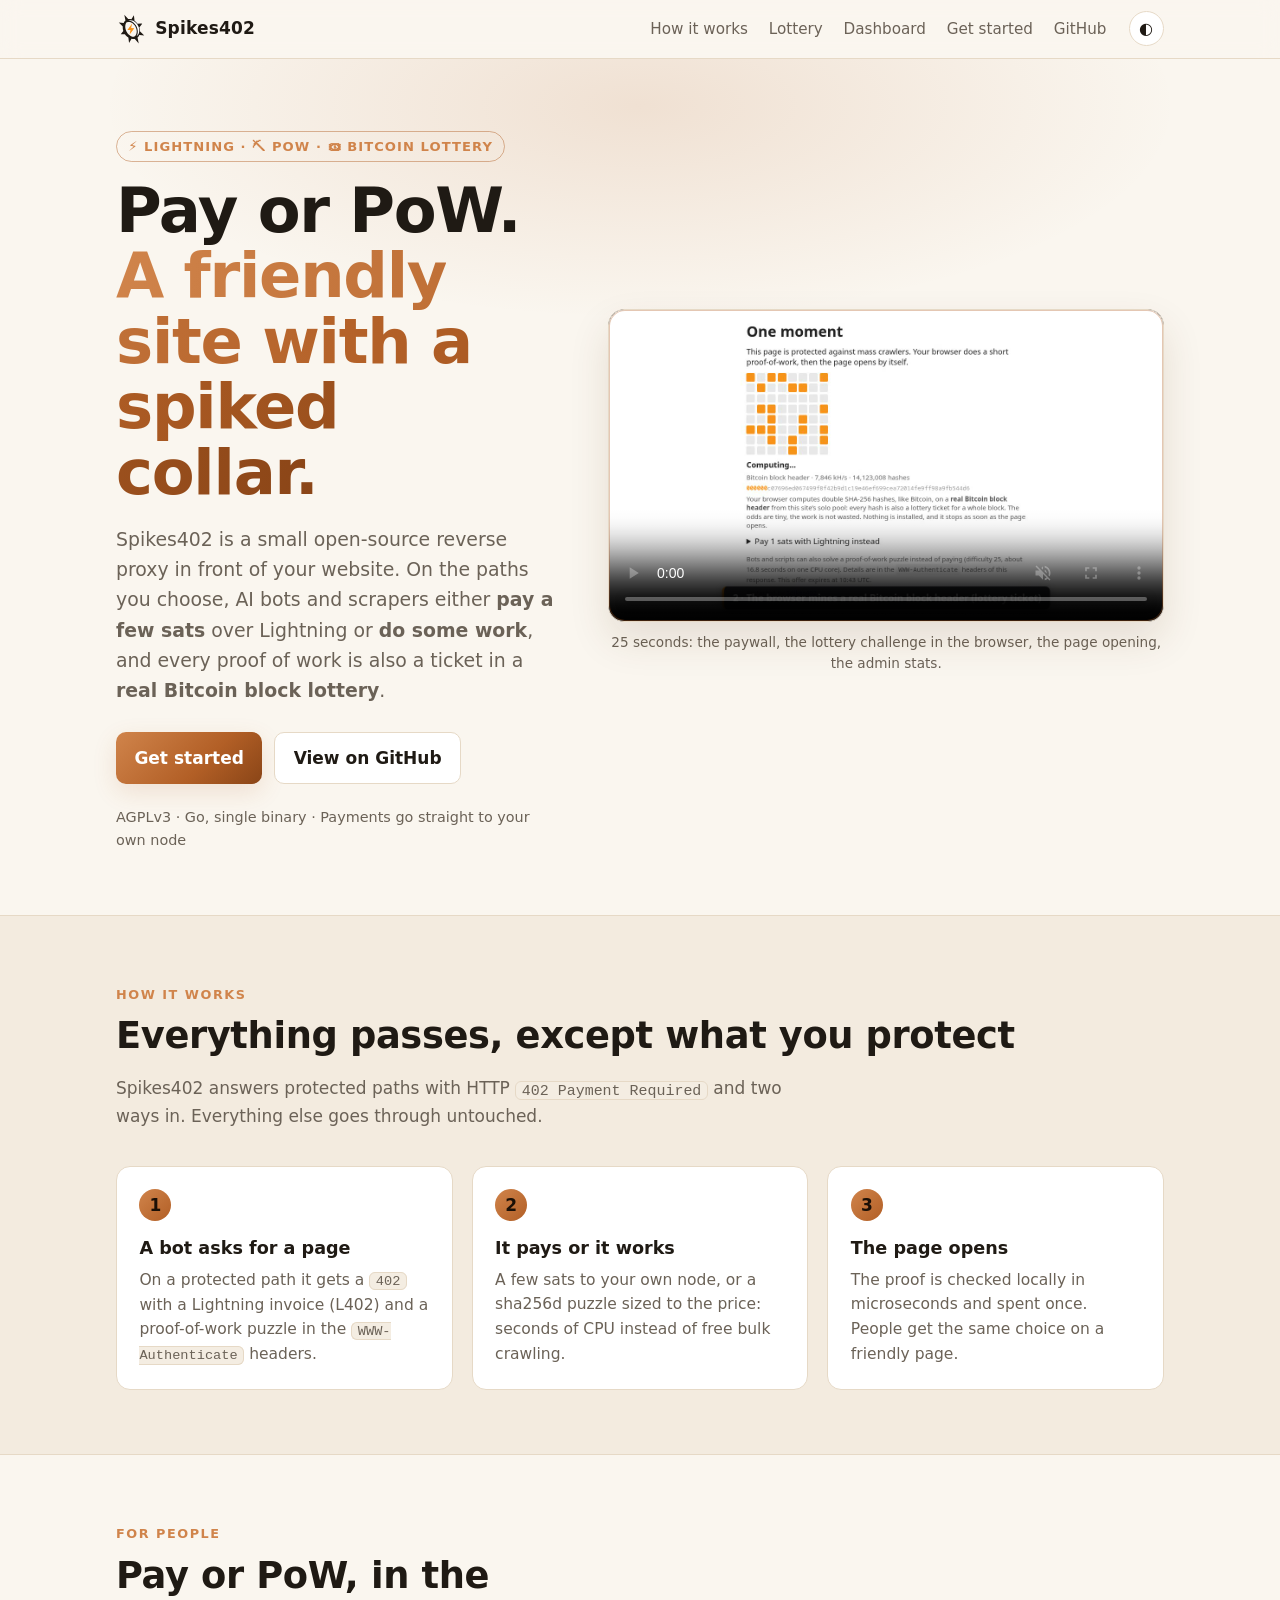
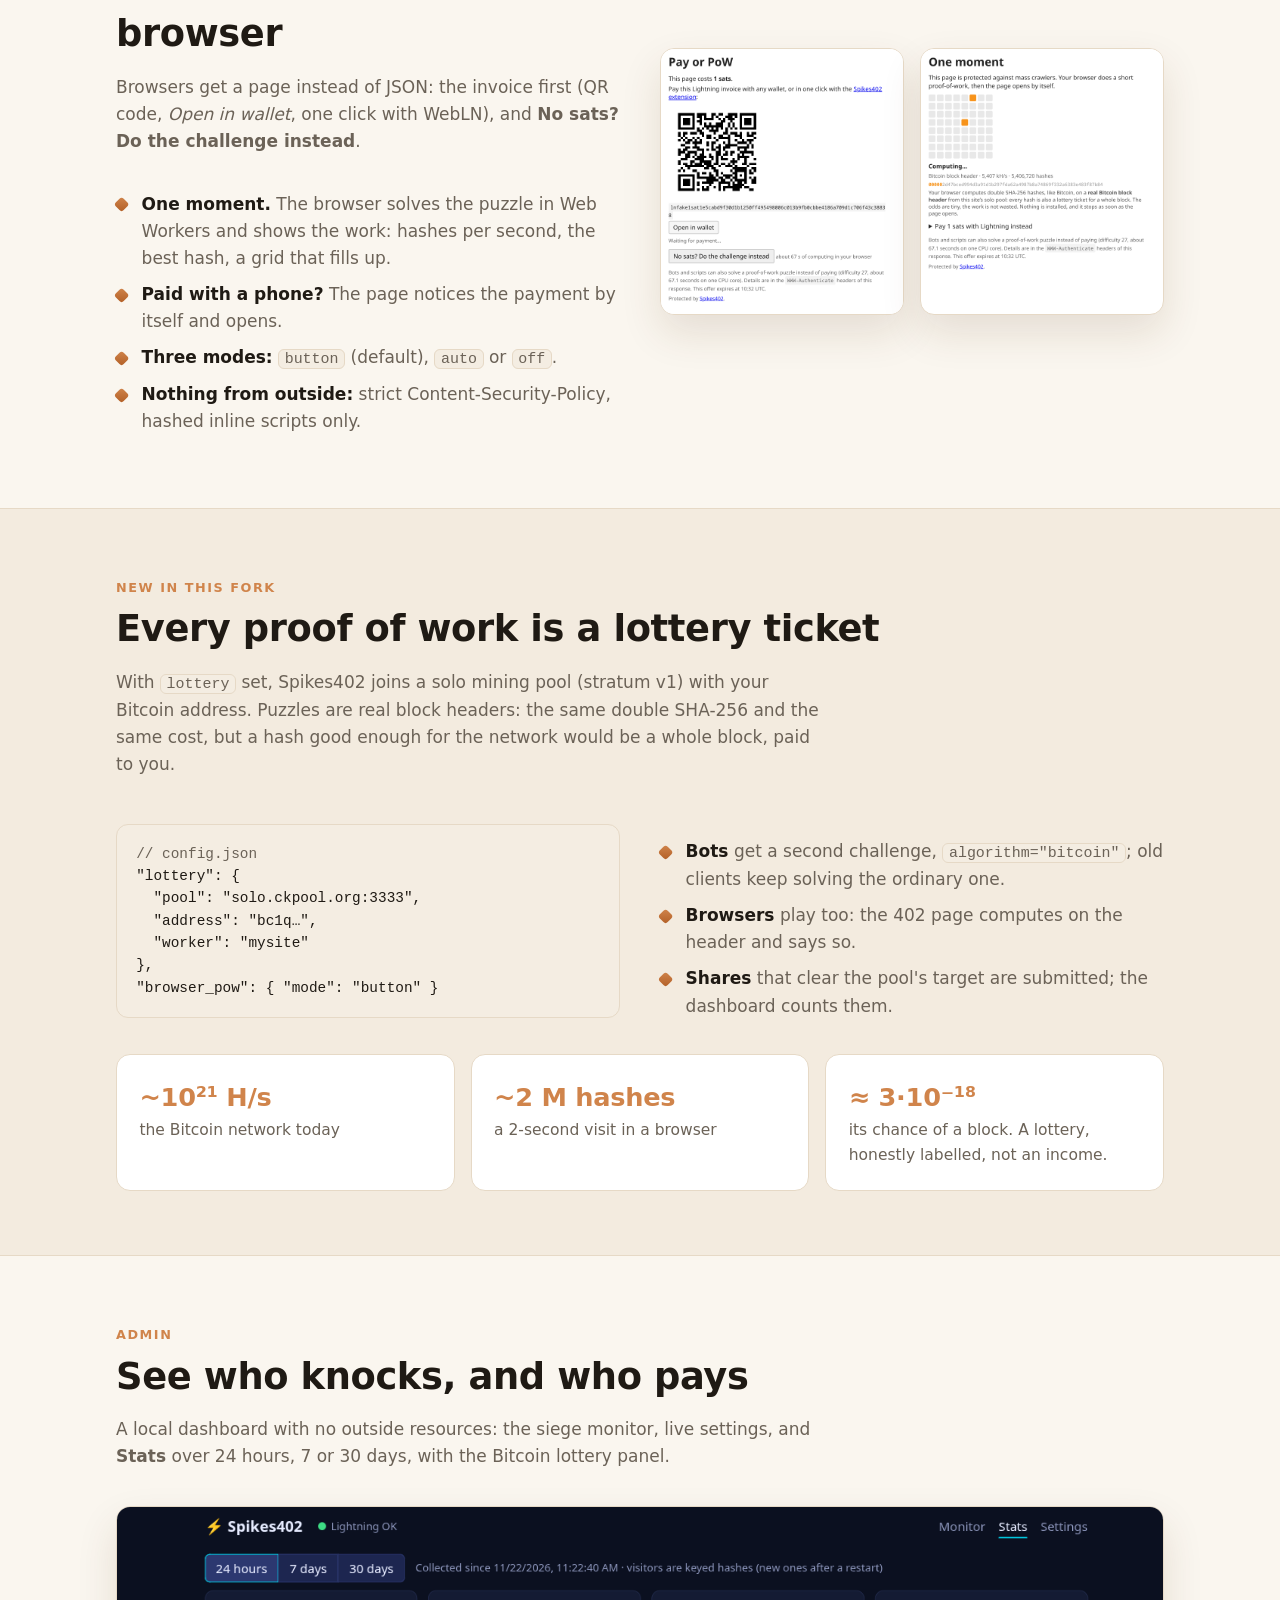
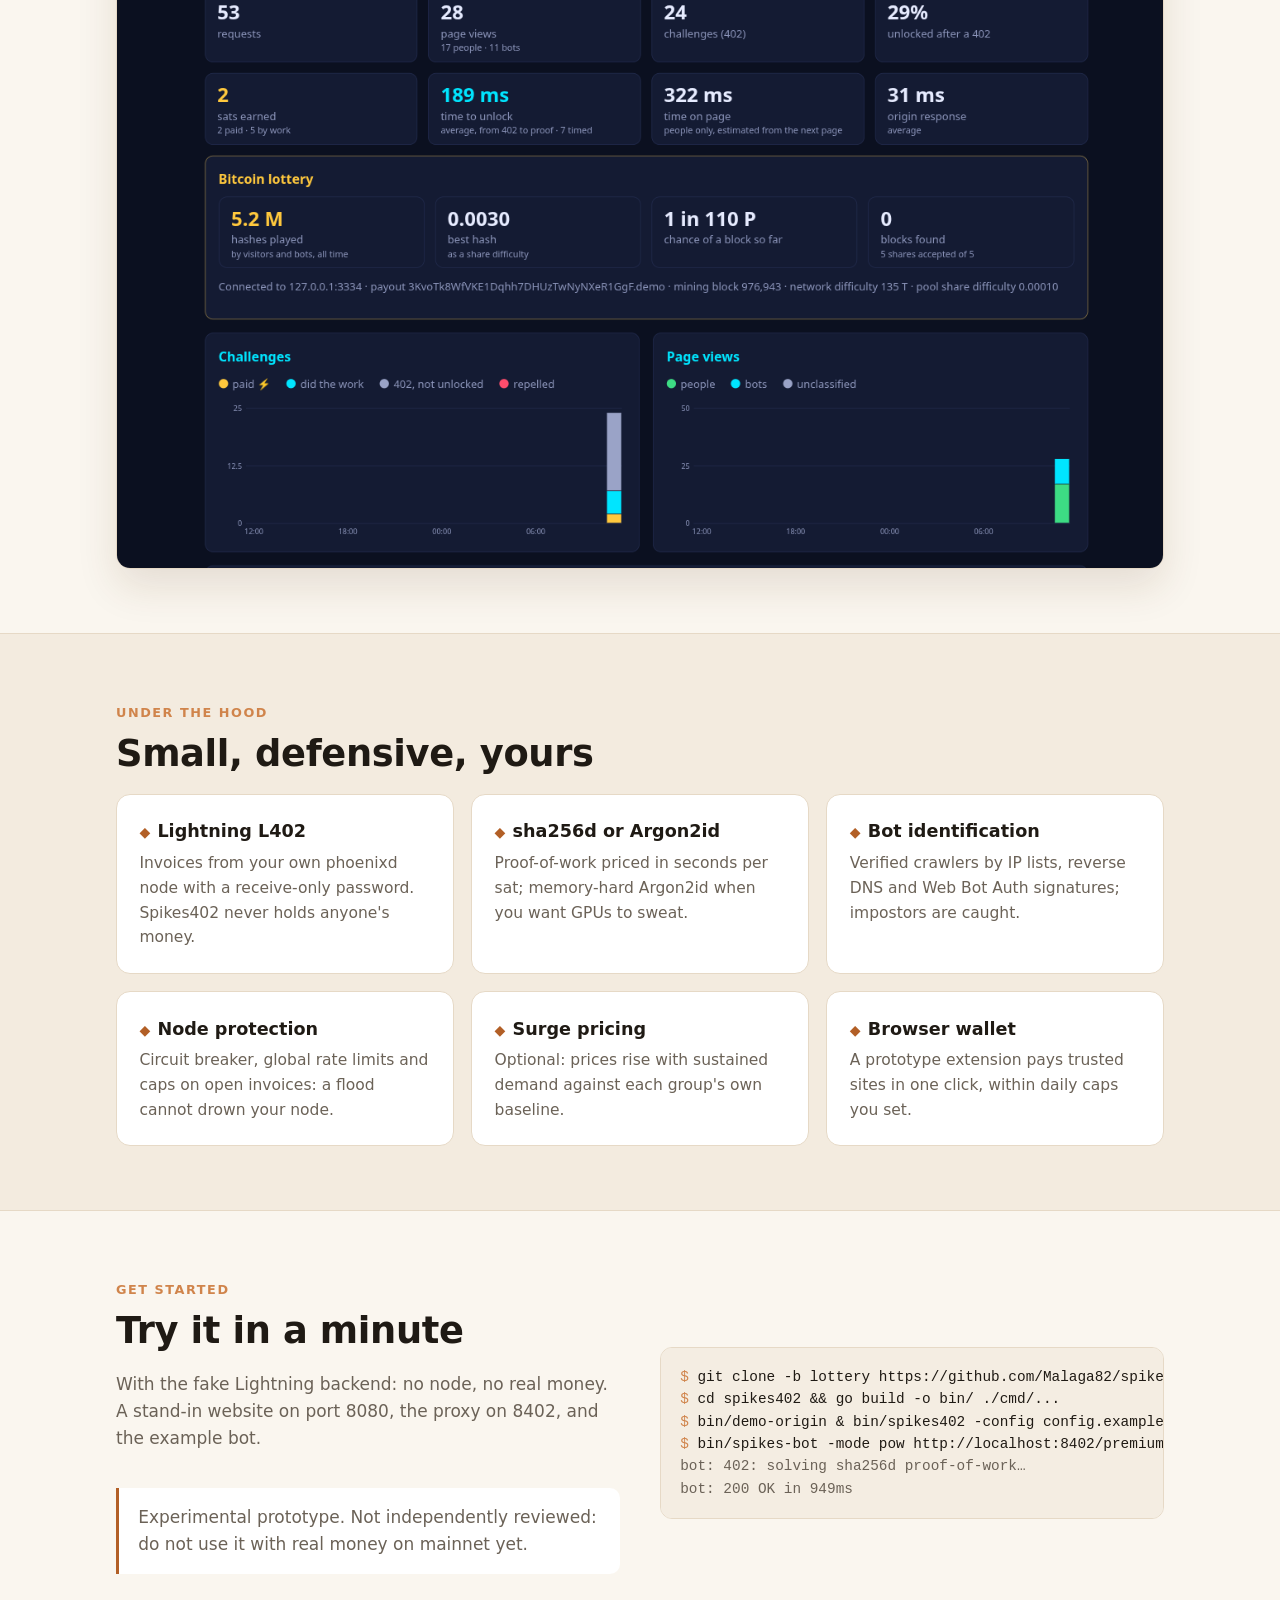
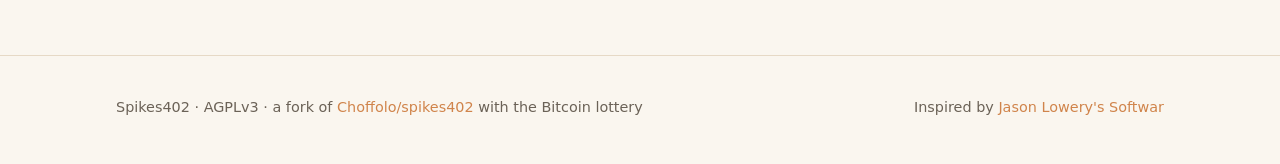
<file: site/index.html>
<!doctype html>
<html lang="en">
<head>
<meta charset="utf-8">
<meta name="viewport" content="width=device-width,initial-scale=1">
<title>Spikes402 · Pay or PoW, with a Bitcoin lottery</title>
<meta name="description" content="Spikes402 is an open-source reverse proxy: bots and scrapers pay a few sats over Lightning or do proof-of-work, and every proof is a ticket in a Bitcoin block lottery.">
<meta name="theme-color" content="#0b0f1a">
<meta property="og:title" content="Spikes402 · Pay or PoW">
<meta property="og:description" content="Bots pay a few sats over Lightning or do proof-of-work. Every proof is a Bitcoin lottery ticket.">
<meta property="og:image" content="assets/demo-poster.jpg">
<link rel="icon" href="assets/logo.svg" type="image/svg+xml">
<link rel="stylesheet" href="style.css">
<script>try{var t=localStorage.getItem("theme");if(t)document.documentElement.dataset.theme=t}catch(e){}</script>
</head>
<body>
<header class="top">
  <div class="wrap">
    <a class="brand" href="#"><svg class="logo" aria-hidden="true" xmlns="http://www.w3.org/2000/svg" viewBox="0 0 128 128" fill="none" >
  <path style="fill:var(--logo-ink)" fill-rule="evenodd" d="M95.75 124.12L79.37 105.25L79 105.01L75.38 105.49L72.75 105.5L69.88 105.24L65.88 104.38L65.5 104.51L54.88 122.12L54.88 121.12L52.12 99.38L51.87 98.63L47.25 95.49L43.62 92.37L40.51 89L37.5 85.17L19.93 85.45L30.74 71.5L29.26 66L28.51 61.12L28.38 54.5L28.62 52.25L11.75 36.12L31.75 38.24L32.34 38L33.72 35L35.66 31.88L37.51 29.5L39.91 27L34.88 3.12L51.5 21.41L54.62 21L59.12 21L64.88 21.86L75.38 4.75L78.26 28.99L80.25 30.38L83.5 33.12L86.99 36.75L90.38 40.95L107 40.5L110.32 40.55L98.29 56.5L99.74 62.25L100.37 65.75L100.75 69.38L100.76 72.75L119 90.12L99.75 88.01L98.5 87.89L98.16 88.12L97.41 90L95.59 93.38L93.24 96.62L90.68 99.38ZM52 33.38L55.25 33.38L56.38 33.52L58.62 33.92L61.75 34.88L63.25 35.47L66.25 36.97L68.25 38.21L70.88 40.14L74 42.88L76 45L77.45 46.75L79.58 49.62L81.08 52L82.34 54.25L83.4 56.38L84.83 59.88L85.83 63L86.36 65.25L86.86 68L87.12 70.5L87.13 72.12L87.25 73L87.12 76.12L86.73 79.25L86.08 82.25L85.2 84.88L84.22 87.12L83.37 88.62L81.61 91.12L80.25 92.62L79 93.7L77.25 94.95L75.12 96.08L74.5 96.25L73.25 96.25L71.25 95.98L68.5 95.33L65.88 94.45L64.25 93.78L61.38 92.33L59.12 90.95L56.12 88.73L54.25 87.12L51.63 84.5L50.14 82.75L47.92 79.88L46.17 77.25L44.6 74.5L43.6 72.5L41.92 68.5L40.55 64.25L39.89 61.5L39.39 58.75L39 54.75L39 51.25L39.27 48.25L39.64 46.12L40.3 43.5L41.05 41.25L42.1 38.75L43.8 35.8L45.12 35.1L47.25 34.3L49.88 33.64Z"/>
  <path fill="#fff" d="M86.5 93.62L86.88 92.88L87.12 92.62L87.25 92.25L87.5 92L88.9 89.12L89.46 87.75L90.33 85L90.86 82.75L91.36 79.88L91.39 79L91.62 77.38L91.75 73.75L91.63 73L91.62 71.25L91.36 68.62L90.33 63.25L89.83 61.38L88.58 57.62L87.4 54.75L86.09 52L83.62 47.75L81.83 45.12L79.99 42.75L78.25 40.75L75.25 37.75L73.5 36.26L71.25 34.54L67.38 32.1L64.38 30.6L62.75 29.92L61.38 29.42L59 28.76L56.38 28.26L53.25 28L53.75 27.75L54.75 27.5L54.88 27.38L57.75 26.76L59.87 26.5L63.25 26.5L66 26.89L68.25 27.42L71.75 28.67L74.5 29.97L76.88 31.38L80.25 33.76L82.5 35.63L85.75 38.88L87.74 41.25L89.21 43.25L90.71 45.5L92.72 49L94.15 52L95.46 55.25L96.46 58.38L97.36 62.25L97.74 64.62L98 67.25L98 72.12L97.74 74.75L97.36 77L96.71 79.62L95.96 81.88L95.28 83.5L94.33 85.38L92.83 87.75L91.12 89.88L89 91.86L87.88 92.75L87.12 93.12Z"/>
  <path fill="#F7931A" d="M67.88 40.38L63.88 59.38L77.12 59.62L57.5 86.38L60.88 67.88L47.88 67.88Z"/>
</svg> Spikes402</a>
    <nav>
      <a href="#how">How it works</a>
      <a href="#lottery">Lottery</a>
      <a href="#dashboard">Dashboard</a>
      <a href="#start">Get started</a>
      <a class="gh" href="https://github.com/Malaga82/spikes402/tree/lottery">GitHub</a>
    </nav>
    <button id="theme" type="button" aria-label="Switch light or dark theme" title="Light / dark">◐</button>
  </div>
</header>

<main>
<section class="hero">
  <div class="wrap grid">
    <div>
      <span class="eyebrow">⚡ Lightning · ⛏ PoW · 🎟 Bitcoin lottery</span>
      <h1>Pay or PoW.<br><span class="accent">A friendly site with a spiked collar.</span></h1>
      <p class="lead">Spikes402 is a small open-source reverse proxy in front of your website. On the paths you choose, AI bots and scrapers either <strong>pay a few sats</strong> over Lightning or <strong>do some work</strong>, and every proof of work is also a ticket in a <strong>real Bitcoin block lottery</strong>.</p>
      <div class="cta">
        <a class="btn primary" href="#start">Get started</a>
        <a class="btn" href="https://github.com/Malaga82/spikes402/tree/lottery">View on GitHub</a>
      </div>
      <p class="meta">AGPLv3 · Go, single binary · Payments go straight to your own node</p>
    </div>
    <div>
      <div class="video">
        <video src="assets/demo.mp4" poster="assets/demo-poster.jpg" autoplay muted loop playsinline controls preload="metadata" aria-label="Demo: the Pay or PoW page, the lottery challenge in the browser, and the admin statistics"></video>
      </div>
      <p class="caption">25 seconds: the paywall, the lottery challenge in the browser, the page opening, the admin stats.</p>
    </div>
  </div>
</section>

<section id="how" class="alt">
  <div class="wrap">
    <span class="kicker">How it works</span>
    <h2>Everything passes, except what you protect</h2>
    <p class="sub">Spikes402 answers protected paths with HTTP <code>402 Payment Required</code> and two ways in. Everything else goes through untouched.</p>
    <div class="steps">
      <div class="card"><h3>A bot asks for a page</h3><p>On a protected path it gets a <code>402</code> with a Lightning invoice (L402) and a proof-of-work puzzle in the <code>WWW-Authenticate</code> headers.</p></div>
      <div class="card"><h3>It pays or it works</h3><p>A few sats to your own node, or a sha256d puzzle sized to the price: seconds of CPU instead of free bulk crawling.</p></div>
      <div class="card"><h3>The page opens</h3><p>The proof is checked locally in microseconds and spent once. People get the same choice on a friendly page.</p></div>
    </div>
  </div>
</section>

<section>
  <div class="wrap split">
    <div>
      <span class="kicker">For people</span>
      <h2>Pay or PoW, in the browser</h2>
      <p class="sub">Browsers get a page instead of JSON: the invoice first (QR code, <em>Open in wallet</em>, one click with WebLN), and <strong>No sats? Do the challenge instead</strong>.</p>
      <ul class="ticks">
        <li><strong>One moment.</strong> The browser solves the puzzle in Web Workers and shows the work: hashes per second, the best hash, a grid that fills up.</li>
        <li><strong>Paid with a phone?</strong> The page notices the payment by itself and opens.</li>
        <li><strong>Three modes:</strong> <code>button</code> (default), <code>auto</code> or <code>off</code>.</li>
        <li><strong>Nothing from outside:</strong> strict Content-Security-Policy, hashed inline scripts only.</li>
      </ul>
    </div>
    <div class="shots">
      <div class="shot"><img src="assets/pay-or-pow.png" alt="Pay or PoW: the Lightning invoice and the challenge button"></div>
      <div class="shot"><img src="assets/pay-or-pow-lottery.png" alt="One moment: the browser works on a Bitcoin block header"></div>
    </div>
  </div>
</section>

<section id="lottery" class="alt">
  <div class="wrap">
    <span class="kicker">New in this fork</span>
    <h2>Every proof of work is a lottery ticket</h2>
    <p class="sub">With <code>lottery</code> set, Spikes402 joins a solo mining pool (stratum v1) with your Bitcoin address. Puzzles are real block headers: the same double SHA-256 and the same cost, but a hash good enough for the network would be a whole block, paid to you.</p>
    <div class="split">
      <pre class="term"><span class="c">// config.json</span>
"lottery": {
  "pool": "solo.ckpool.org:3333",
  "address": "bc1q…",
  "worker": "mysite"
},
"browser_pow": { "mode": "button" }</pre>
      <ul class="ticks">
        <li><strong>Bots</strong> get a second challenge, <code>algorithm="bitcoin"</code>; old clients keep solving the ordinary one.</li>
        <li><strong>Browsers</strong> play too: the 402 page computes on the header and says so.</li>
        <li><strong>Shares</strong> that clear the pool's target are submitted; the dashboard counts them.</li>
      </ul>
    </div>
    <div class="odds">
      <div class="card"><b>~10²¹ H/s</b><p>the Bitcoin network today</p></div>
      <div class="card"><b>~2 M hashes</b><p>a 2-second visit in a browser</p></div>
      <div class="card"><b>≈ 3·10⁻¹⁸</b><p>its chance of a block. A lottery, honestly labelled, not an income.</p></div>
    </div>
  </div>
</section>

<section id="dashboard">
  <div class="wrap">
    <span class="kicker">Admin</span>
    <h2>See who knocks, and who pays</h2>
    <p class="sub">A local dashboard with no outside resources: the siege monitor, live settings, and <strong>Stats</strong> over 24 hours, 7 or 30 days, with the Bitcoin lottery panel.</p>
    <div class="shot"><img src="assets/stats-top.png" alt="The Stats page: traffic, unlocks, sats, the Bitcoin lottery panel, visitors, pages and clients"></div>
  </div>
</section>

<section class="alt">
  <div class="wrap">
    <span class="kicker">Under the hood</span>
    <h2>Small, defensive, yours</h2>
    <div class="features">
      <div class="card"><h3>Lightning L402</h3><p>Invoices from your own phoenixd node with a receive-only password. Spikes402 never holds anyone's money.</p></div>
      <div class="card"><h3>sha256d or Argon2id</h3><p>Proof-of-work priced in seconds per sat; memory-hard Argon2id when you want GPUs to sweat.</p></div>
      <div class="card"><h3>Bot identification</h3><p>Verified crawlers by IP lists, reverse DNS and Web Bot Auth signatures; impostors are caught.</p></div>
      <div class="card"><h3>Node protection</h3><p>Circuit breaker, global rate limits and caps on open invoices: a flood cannot drown your node.</p></div>
      <div class="card"><h3>Surge pricing</h3><p>Optional: prices rise with sustained demand against each group's own baseline.</p></div>
      <div class="card"><h3>Browser wallet</h3><p>A prototype extension pays trusted sites in one click, within daily caps you set.</p></div>
    </div>
  </div>
</section>

<section id="start">
  <div class="wrap split">
    <div>
      <span class="kicker">Get started</span>
      <h2>Try it in a minute</h2>
      <p class="sub">With the fake Lightning backend: no node, no real money. A stand-in website on port 8080, the proxy on 8402, and the example bot.</p>
      <p class="note">Experimental prototype. Not independently reviewed: do not use it with real money on mainnet yet.</p>
    </div>
    <pre class="term"><span class="p">$ </span>git clone -b lottery https://github.com/Malaga82/spikes402
<span class="p">$ </span>cd spikes402 &amp;&amp; go build -o bin/ ./cmd/...
<span class="p">$ </span>bin/demo-origin &amp; bin/spikes402 -config config.example.json &amp;
<span class="p">$ </span>bin/spikes-bot -mode pow http://localhost:8402/premium/article
<span class="c">bot: 402: solving sha256d proof-of-work…
bot: 200 OK in 949ms</span></pre>
  </div>
</section>
</main>

<footer>
  <div class="wrap">
    <span>Spikes402 · AGPLv3 · a fork of <a href="https://github.com/Choffolo/spikes402">Choffolo/spikes402</a> with the Bitcoin lottery</span>
    <span>Inspired by <a href="https://dspace.mit.edu/handle/1721.1/153030">Jason Lowery's Softwar</a></span>
  </div>
</footer>
<script>
document.getElementById("theme").addEventListener("click",function(){
  var r=document.documentElement,dark=r.dataset.theme?r.dataset.theme==="dark":!matchMedia("(prefers-color-scheme: light)").matches;
  r.dataset.theme=dark?"light":"dark";try{localStorage.setItem("theme",r.dataset.theme)}catch(e){}
});
</script>
</body>
</html>
</file>
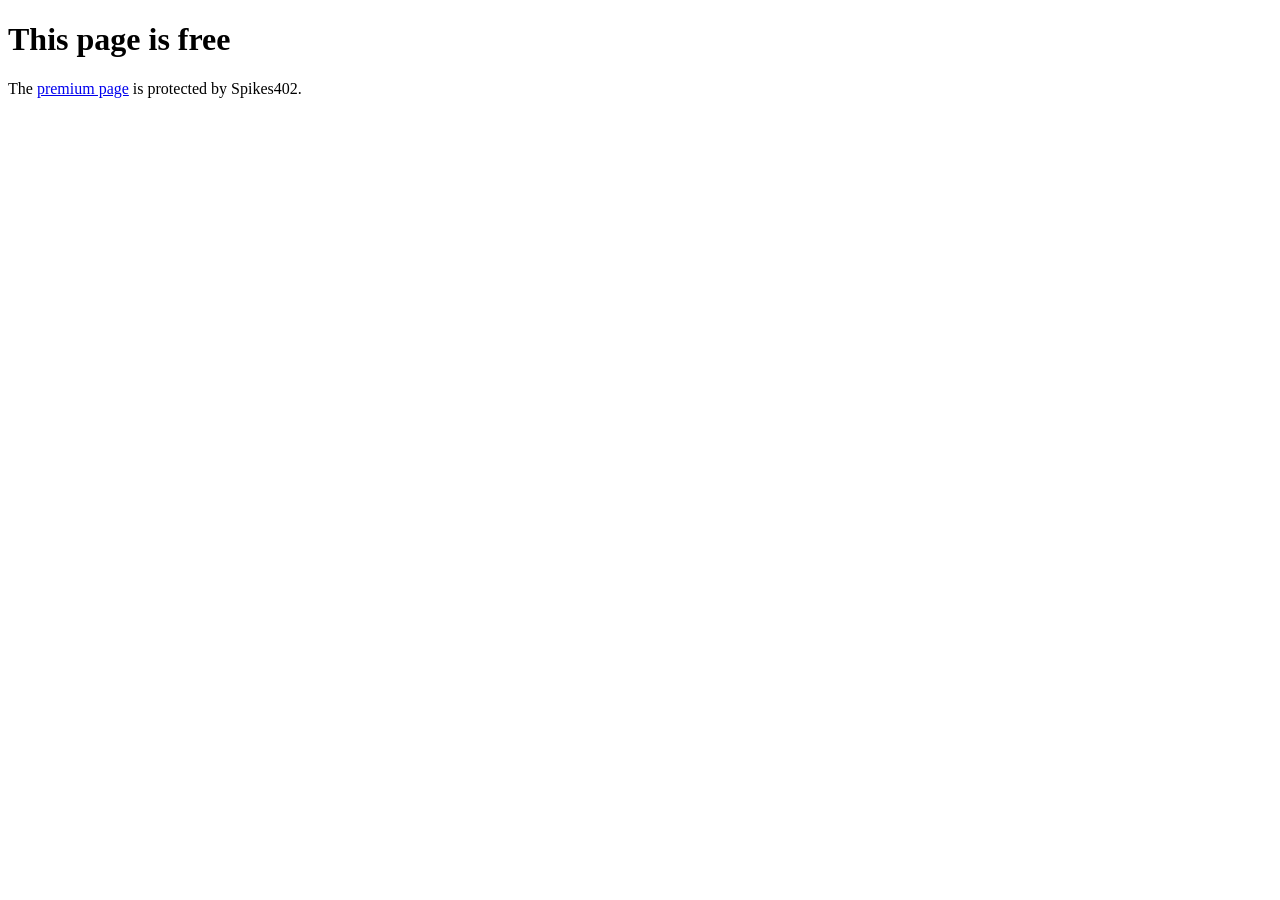
<file: examples/quickstart/site/index.html>
<!doctype html>
<html lang="en">
<head>
<meta charset="utf-8">
<meta name="viewport" content="width=device-width,initial-scale=1">
<title>Quickstart origin</title>
</head>
<body>
<h1>This page is free</h1>
<p>The <a href="/premium/">premium page</a> is protected by Spikes402.</p>
</body>
</html>
</file>
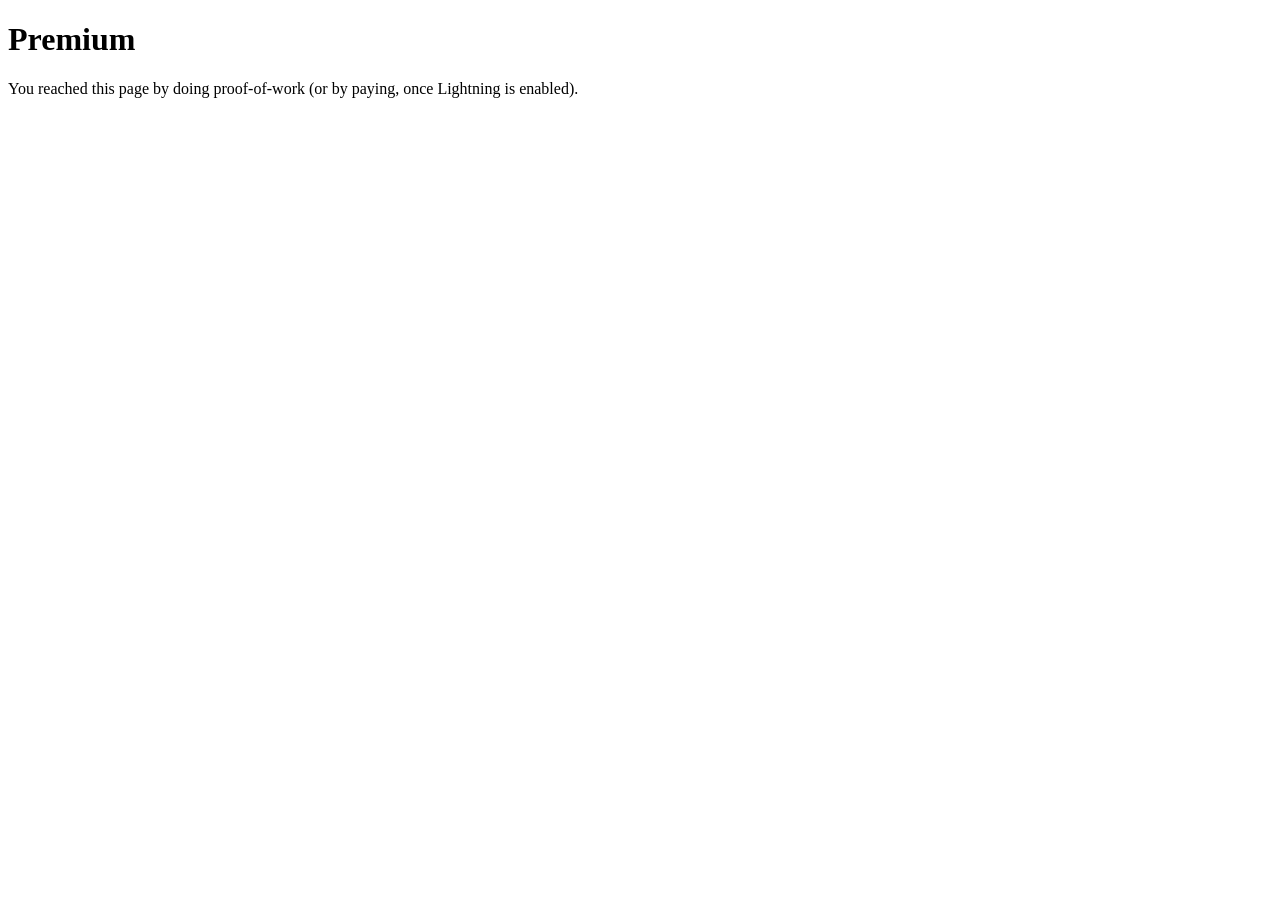
<file: examples/quickstart/site/premium/index.html>
<!doctype html>
<html lang="en">
<head>
<meta charset="utf-8">
<meta name="viewport" content="width=device-width,initial-scale=1">
<title>Quickstart premium</title>
</head>
<body>
<h1>Premium</h1>
<p>You reached this page by doing proof-of-work (or by paying, once Lightning is enabled).</p>
</body>
</html>
</file>
<file: site/style.css>
/* Spikes402 site. "Notte e rame" (night and copper) by default, a light variant
   from the OS preference or the theme button. No external resources. */
:root {
  --bg: #0b0f1a;
  --bg-2: #10162a;
  --card: #141b31;
  --line: #24304f;
  --text: #ece6dc;
  --muted: #9ba5bb;
  --copper: #d08a52;
  --copper-2: #f0b47e;
  --copper-deep: #9a5a2c;
  --glow: rgba(208, 138, 82, .22);
  --code: #0e1426;
  --logo-ink: #ece6dc;
  --shadow: 0 18px 50px rgba(0, 0, 0, .45);
  color-scheme: dark;
}
@media (prefers-color-scheme: light) {
  :root:not([data-theme="dark"]) {
    --bg: #faf6ef; --bg-2: #f3ebdf; --card: #ffffff; --line: #e6d9c6; --text: #1f1a14; --muted: #6b6257;
    --copper: #b25f26; --copper-2: #d0844b; --copper-deep: #8a4517; --glow: rgba(178, 95, 38, .14);
    --code: #f4ede2; --logo-ink: #1f1a14; --shadow: 0 18px 40px rgba(80, 50, 20, .12); color-scheme: light;
  }
}
:root[data-theme="light"] {
  --bg: #faf6ef; --bg-2: #f3ebdf; --card: #ffffff; --line: #e6d9c6; --text: #1f1a14; --muted: #6b6257;
  --copper: #b25f26; --copper-2: #d0844b; --copper-deep: #8a4517; --glow: rgba(178, 95, 38, .14);
  --code: #f4ede2; --logo-ink: #1f1a14; --shadow: 0 18px 40px rgba(80, 50, 20, .12); color-scheme: light;
}

* { box-sizing: border-box; }
html { scroll-behavior: smooth; }
body {
  margin: 0; background: var(--bg); color: var(--text);
  font: 17px/1.6 ui-sans-serif, system-ui, -apple-system, "Segoe UI", Roboto, sans-serif;
  -webkit-font-smoothing: antialiased;
}
a { color: var(--copper-2); text-decoration: none; }
a:hover { text-decoration: underline; }
:root[data-theme="light"] a { color: var(--copper); }
code, pre { font-family: ui-monospace, "SFMono-Regular", Menlo, Consolas, monospace; }
code { background: var(--code); border: 1px solid var(--line); padding: .05rem .35rem; border-radius: 6px; font-size: .88em; }
.wrap { max-width: 68rem; margin: 0 auto; padding: 0 1.25rem; }

/* header */
header.top { position: sticky; top: 0; z-index: 10; backdrop-filter: blur(10px); background: color-mix(in srgb, var(--bg) 82%, transparent); border-bottom: 1px solid var(--line); }
header.top .wrap { display: flex; align-items: center; gap: 1rem; height: 3.6rem; }
.brand { display: flex; align-items: center; gap: .55rem; font-weight: 700; color: var(--text); letter-spacing: .01em; }
.brand:hover { text-decoration: none; }
.logo { width: 1.9rem; height: 1.9rem; flex: none; }
nav { margin-left: auto; display: flex; gap: 1.3rem; font-size: .95rem; }
nav a { color: var(--muted); }
nav a:hover { color: var(--text); text-decoration: none; }
#theme { margin-left: .4rem; background: var(--card); border: 1px solid var(--line); color: var(--text); width: 2.2rem; height: 2.2rem; border-radius: 999px; cursor: pointer; font-size: 1rem; }
@media (max-width: 44rem) { nav a:not(.gh) { display: none; } }

/* hero */
.hero { position: relative; overflow: hidden; padding: 4.5rem 0 3rem; }
.hero::before { content: ""; position: absolute; inset: -30% -10% auto; height: 38rem; background: radial-gradient(closest-side, var(--glow), transparent 70%); pointer-events: none; }
.hero .grid { position: relative; display: grid; grid-template-columns: 1fr 1.25fr; gap: 3rem; align-items: center; }
@media (max-width: 56rem) { .hero .grid { grid-template-columns: 1fr; gap: 2rem; } }
.eyebrow { white-space: nowrap; display: inline-flex; align-items: center; gap: .45rem; font-size: .82rem; font-weight: 600; letter-spacing: .08em; text-transform: uppercase; color: var(--copper-2); border: 1px solid color-mix(in srgb, var(--copper) 45%, transparent); padding: .25rem .7rem; border-radius: 999px; }
:root[data-theme="light"] .eyebrow { color: var(--copper); }
h1 { font-size: clamp(2.4rem, 5.2vw, 3.9rem); line-height: 1.05; margin: 1rem 0 .8rem; letter-spacing: -.02em; }
h1 .accent { background: linear-gradient(100deg, var(--copper-2), var(--copper) 55%, var(--copper-deep)); -webkit-background-clip: text; background-clip: text; color: transparent; }
.lead { font-size: 1.18rem; color: var(--muted); max-width: 33rem; }
.cta { display: flex; flex-wrap: wrap; gap: .75rem; margin-top: 1.7rem; }
.btn { display: inline-flex; align-items: center; gap: .5rem; padding: .7rem 1.15rem; border-radius: 10px; font-weight: 600; border: 1px solid var(--line); color: var(--text); background: var(--card); }
.btn:hover { text-decoration: none; border-color: var(--copper); }
.btn.primary { background: linear-gradient(135deg, var(--copper-2), var(--copper) 60%, var(--copper-deep)); color: #1a0f06; border: 0; box-shadow: 0 8px 24px var(--glow); }
:root[data-theme="light"] .btn.primary { color: #fff; }
@media (prefers-color-scheme: light) { :root:not([data-theme="dark"]) .btn.primary { color: #fff; } }
.meta { margin-top: 1.4rem; font-size: .9rem; color: var(--muted); }

.video { position: relative; border-radius: 16px; overflow: hidden; border: 1px solid var(--line); box-shadow: var(--shadow); background: #000; }
.video video { display: block; width: 100%; height: auto; aspect-ratio: 16 / 9; }
.video::after { content: ""; position: absolute; inset: 0; border-radius: 16px; box-shadow: inset 0 0 0 1px color-mix(in srgb, var(--copper) 35%, transparent); pointer-events: none; }
.caption { font-size: .85rem; color: var(--muted); margin-top: .6rem; text-align: center; }

/* sections */
section { padding: 4rem 0; }
section.alt { background: var(--bg-2); border-block: 1px solid var(--line); }
h2 { font-size: clamp(1.7rem, 3vw, 2.3rem); letter-spacing: -.01em; margin: 0 0 .6rem; }
.sub { color: var(--muted); max-width: 44rem; margin: 0 0 2.2rem; }
.kicker { color: var(--copper-2); font-weight: 700; font-size: .8rem; letter-spacing: .12em; text-transform: uppercase; }
:root[data-theme="light"] .kicker { color: var(--copper); }

.steps { display: grid; grid-template-columns: repeat(3, 1fr); gap: 1.2rem; counter-reset: s; }
@media (max-width: 52rem) { .steps { grid-template-columns: 1fr; } }
.card { background: var(--card); border: 1px solid var(--line); border-radius: 14px; padding: 1.4rem; }
.steps .card::before { counter-increment: s; content: counter(s); display: grid; place-items: center; width: 2rem; height: 2rem; border-radius: 999px; font-weight: 700; color: #1a0f06; background: linear-gradient(135deg, var(--copper-2), var(--copper)); margin-bottom: .8rem; }
.card h3 { margin: 0 0 .35rem; font-size: 1.1rem; }
.card p { margin: 0; color: var(--muted); font-size: .97rem; }

.split { display: grid; grid-template-columns: 1fr 1fr; gap: 2.5rem; align-items: center; }
@media (max-width: 56rem) { .split { grid-template-columns: 1fr; } }
.shot { border-radius: 14px; border: 1px solid var(--line); box-shadow: var(--shadow); overflow: hidden; background: #fff; }
.shot img { display: block; width: 100%; height: auto; }
.shots { display: grid; grid-template-columns: 1fr 1fr; gap: 1rem; }
ul.ticks { list-style: none; padding: 0; margin: 1rem 0 0; }
ul.ticks li { padding-left: 1.6rem; position: relative; margin: .55rem 0; color: var(--muted); }
ul.ticks li strong { color: var(--text); }
ul.ticks li::before { content: ""; position: absolute; left: 0; top: .55rem; width: .7rem; height: .7rem; border-radius: 3px; background: linear-gradient(135deg, var(--copper-2), var(--copper)); transform: rotate(45deg); }

.odds { display: grid; grid-template-columns: repeat(3, 1fr); gap: 1rem; margin-top: 1.6rem; }
.odds .card b { display: block; font-size: 1.6rem; color: var(--copper-2); letter-spacing: -.01em; }
:root[data-theme="light"] .odds .card b { color: var(--copper); }
@media (max-width: 40rem) { .odds { grid-template-columns: 1fr; } }

.features { display: grid; grid-template-columns: repeat(3, 1fr); gap: 1.1rem; }
@media (max-width: 56rem) { .features { grid-template-columns: 1fr 1fr; } }
@media (max-width: 38rem) { .features { grid-template-columns: 1fr; } }
.features .card h3::before { content: "◆"; color: var(--copper); margin-right: .45rem; font-size: .8em; }

pre.term { background: var(--code); border: 1px solid var(--line); border-radius: 12px; padding: 1.1rem 1.2rem; overflow: auto; font-size: .9rem; line-height: 1.55; margin: 0; }
pre.term .c { color: var(--muted); }
pre.term .p { color: var(--copper-2); user-select: none; }
:root[data-theme="light"] pre.term .p { color: var(--copper); }

.note { border-left: 3px solid var(--copper); background: var(--card); padding: 1rem 1.2rem; border-radius: 0 10px 10px 0; color: var(--muted); }
footer { padding: 2.5rem 0 3rem; color: var(--muted); font-size: .9rem; border-top: 1px solid var(--line); }
footer .wrap { display: flex; flex-wrap: wrap; gap: .6rem 1.5rem; justify-content: space-between; }
</file>
